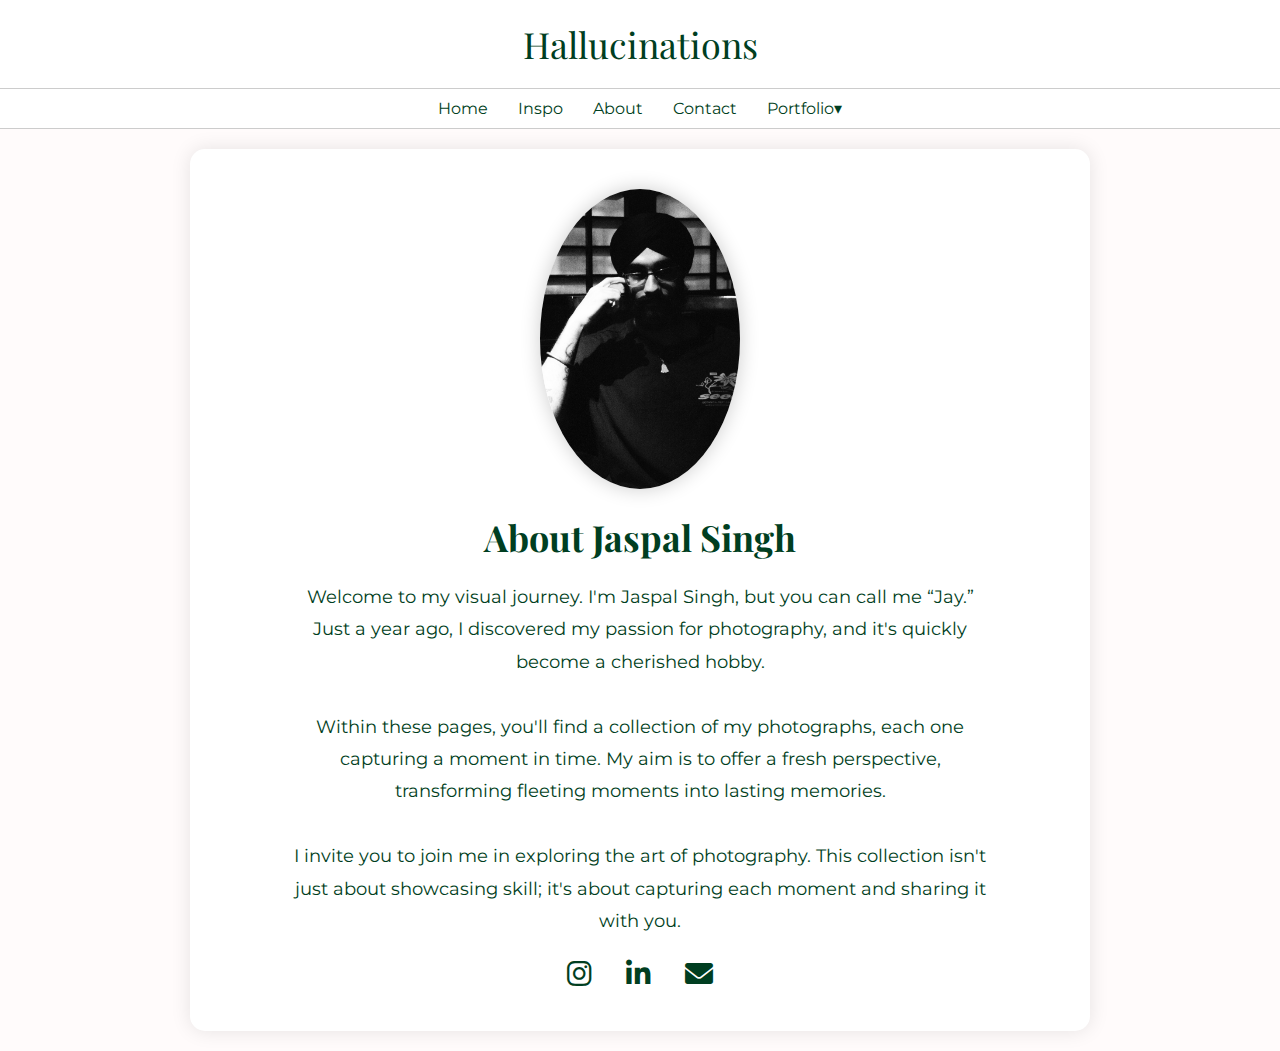
<file: about.html>
<!DOCTYPE html>
<html lang="en">
<head>
    <meta charset="UTF-8">
    <meta name="viewport" content="width=device-width, initial-scale=1.0">
    <title>About - Jaspal Singh</title>
    <link rel="stylesheet" href="style.css"/>
    <link rel="stylesheet" href="https://cdnjs.cloudflare.com/ajax/libs/font-awesome/6.0.0-beta3/css/all.min.css">
    <link href="https://fonts.googleapis.com/css2?family=Montserrat:wght@400;700&family=Playfair+Display:wght@400;700&display=swap" rel="stylesheet">
</head>
<body>
    <header>
        <div class="logo">Hallucinations</div>
    </header>
    <nav>
        <ul class="nav-items">
            <li><a href="index.html">Home</a></li>
            <li><a href="Inspo.html">Inspo</a></li>
            <li><a href="about.html">About</a></li>
            <li><a href="Contact.html">Contact</a></li>
            <li class="dropdown">
                <a href="#" class="dropbtn">Portfolio<span class="arrow">&#9662;</span></a>
                <ul class="dropdown-content">
                    <li><a href="fashion.html">Fashion</a></li>
                    <li><a href="concert.html">Concert</a></li>
                    <li><a href="portrait.html">Portrait</a></li>
                </ul>
            </li>
        </ul>
    </nav>
    <section class="about">
        <div class="about-container">
            <div class="about-image">
                <img src="images/About.jpg" alt="Jaspal Singh">
            </div>
            <div class="about-text">
                <h1>About Jaspal Singh</h1>
                <p>
                    Welcome to my visual journey. I'm Jaspal Singh, but you can call me “Jay.” Just a year ago, I discovered my passion for photography, and it's quickly become a cherished hobby. <br><br>
                    Within these pages, you'll find a collection of my photographs, each one capturing a moment in time. My aim is to offer a fresh perspective, transforming fleeting moments into lasting memories.<br><br>
                    I invite you to join me in exploring the art of photography. This collection isn't just about showcasing skill; it's about capturing each moment and sharing it with you.  </p>
                    <div class="social-links">
                        <a href="https://www.instagram.com/extra4jay" target="_blank"><i class="fab fa-instagram"></i></a>
                        <a href="https://www.linkedin.com/in/jaspal-720-kahlon" target="_blank"><i class="fab fa-linkedin-in"></i></a>
                        <a href="mailto:jaspalkahlon720.com"><i class="fas fa-envelope"></i></a>
                    </div>
                
            </div>
        </div>
    </section>
</body>
</html>
</file>
<file: style.css>
* {
    box-sizing: border-box;
    margin: 0;
    padding: 0;
    font-family: 'Montserrat', sans-serif;
}

body {
    background-color: #fffbfb; /* Light grey background */
    color: #003e21;
    display: flex;
    flex-direction: column;
    align-items: center; /* Center all content */
}


/* video */
.video-overlay {
    position: fixed; /* Make it fixed */
    top: 0;
    left: 0;
    width: 100%;
    height: 100%;
    display: flex;
    justify-content: center;
    align-items: center;
    background: #000;
    z-index: 10000;
    transition: opacity 1s ease;
}

#hero-video {
    position: absolute;
    top: 50%;
    left: 50%;
    width: 100%;
    height: 100%;
    object-fit: cover;
    transform: translate(-50%, -50%);
    z-index: -1; /* Place the video behind the text */
}

.overlay-content {
    position: absolute;
    top: 50%;
    left: 50%;
    transform: translate(-50%, -50%);
    text-align: center;
    color: #fff;
    z-index: 1;
}





/* back to homepage */

header {
    background-color: #fff; /* White background for header */
    text-align: center;
    padding: 20px 0;
    border-bottom: 1px solid #ccc; /* Subtle border at the bottom */
    width: 100%;
}

.logo {
    font-family: 'Playfair Display', serif;
    font-size: 36px;
    color: #003e21;
}

nav {
    background-color: #fff; /* White background for nav */
    padding: 10px 0;
    border-bottom: 1px solid #ccc; /* Subtle border at the bottom */
    width: 100%;
    z-index: 1000; /* the nav bar is above other elements */
    position: relative; /* Position relative to set the stacking context */
}

.nav-items {
    list-style-type: none;
    display: flex;
    justify-content: center; /* Center the nav items */
    margin: 0;
    padding: 0;
}

.nav-items li {
    position: relative;
    margin: 0 15px; /* Space between nav items */
}

.nav-items a {
    text-decoration: none;
    color: #003e21;
    font-size: 16px;
    transition: color 0.3s;
}

.nav-items a:hover {
    color: #dcbb57;
}

.dropdown {
    position: relative;
    display: inline-block;
}

.dropbtn {
    cursor: pointer;
    color: #003e21;
    font-size: 16px;
    border: none;
    outline: none;
    background-color: inherit;
    font-family: inherit;
    margin: 0;
    padding: 0;
}

.dropdown-content {
    display: none;
    position: absolute;
    background-color: white;
    min-width: 160px;
    box-shadow: 0px 8px 16px 0px rgba(0,0,0,0.2);
    z-index: 1001; /* the dropdown is above the carousel */
    text-align: center; /* Center text */
    border-radius: 10px; /* Rounded corners */
    overflow: hidden; /* contents are contained within the rounded corners */
}

.dropdown-content li {
    list-style-type: none; /* Remove bullet points */
    padding: 12px 16px;
}

.dropdown-content li a {
    color: #003e21;
    text-decoration: none;
    display: block;
    transition: background-color 0.3s ease;
}

.dropdown-content li a:hover {
    background-color: #f1f1f1; /* Light grey background on hover */
}

.dropdown:hover .dropdown-content {
    display: block;
}


/* hero text */

.hero-section {
    position: relative;
    width: 100%; /*  the hero section takes full width */
    height: 100vh; /*  the hero section takes full height of the viewport */
    display: flex;
    justify-content: center;
    align-items: center;
    background: linear-gradient(#fffbfb); /* Your background color or gradient */
    margin: 0; /* Remove margins to full height */
}

@keyframes fadeInUp {
    from {
        opacity: 0;
        transform: translateY(20px);
    }
    to {
        opacity: 1;
        transform: translateY(0);
    }
}


.hero-text {
    text-align: center;
    color: #003e21;
    padding: 20px; /* Adjusted padding */
    animation: fadeInUp 1s ease-out; /* Apply animation */
}

.hero-title {
    font-family: 'Playfair Display', serif;
    font-size: 5em;
    font-weight: 700;
    margin-bottom: 10px;
    letter-spacing: 0.05em;
    text-transform: uppercase;
}

.hero-description {
    font-family: 'Montserrat', sans-serif;
    font-size: 2em;
    font-weight: 400;
    max-width: 600px;
    margin: 0 auto;
}

.content {
    padding: 20px;
    background-color: #fffbfb; /* Light grey background */
}

.scroll-down {
    margin-top: 20px;
    padding: 10px 20px;
    font-size: 1em;
    color: #fff;
    background-color: #003e21;
    border: none;
    cursor: pointer;
    transition: background-color 0.3s ease;
}

.scroll-down:hover {
    background-color: #dcbb57;
}



.grid-container {
    display: grid;
    grid-template-columns: repeat(4, 1fr); /* 4 pictures per row */
    gap: 5px; /* Smaller gap between images */
    padding: 10px;
}

.grid-item {
    position: relative;
    overflow: hidden;
    background-color: #000;
}

.grid-item img {
    width: 100%;
    height: 400px; /* Fixed height for uniform size */
    object-fit: cover; /*image covers the container */
}

.grid-item:hover img {
    transform: scale(1.15);
    transition: transform 0.3s ease;
}

.grid-item a {
    display: block;
    color: transparent;
}

.grid-item a:focus img,
.grid-item a:hover img {
    transform: scale(1.1);
}


/* drop down content for portfolio */


.dropdown-content {
    display: none;
    position: absolute;
    background-color: white;
    min-width: 160px;
    box-shadow: 0px 8px 16px 0px rgba(0,0,0,0.2);
    z-index: 1001; /* dropdown is above the carousel */
    text-align: center; /* Center text */
}


.dropdown-content a {
    color: #003e21;
    padding: 12px 16px;
    text-decoration: none;
    display: block;
}

.dropdown:hover .dropdown-content {
    display: block;
}


/* list */

.list-section {
    padding: 10px 20px;
    max-width: 1000px;
    margin-bottom: 100px;
    text-align: center;
}

.list-title {
    font-family: 'Playfair Display', serif;
    font-size: 36px;
    color: #003e21;
    margin-bottom: 30px;
}

.card-list {
    display: flex;
    flex-wrap: wrap;
    justify-content: center;
    gap: 40px;
}

.card {
    background-color: #fff;
    border-radius: 10px;
    box-shadow: 0 2px 10px rgba(0,0,0,0.1);
    overflow: hidden;
    transition: transform 0.3s ease;
    flex: 0 1 calc(25% - 20px); /* 4 cards per row, adjust as needed */
    margin-bottom: 50px;
}

.card:hover {
    transform: translateY(-10px);
}

.card-content {
    padding: 20px;
    text-align: left;
}

.card-content h3 {
    font-family: 'Playfair Display', serif;
    font-size: 24px;
    color: #003e21;
    margin-bottom: 10px;
}

.card-content p {
    font-family: 'Montserrat', sans-serif;
    font-size: 16px;
    color: #555;
    line-height: 1.6;
}



/* For my drop down menu sections */

.carousel {
    margin-top: 50px;
    background-color: rgba(0, 0, 0, 0.8); /* Dark semi-transparent background */
    width: 80%; /* Slightly wider for a more dramatic look */
    max-width: 800px; /* Increase maximum width */
    border-radius: 10px; /* Rounded corners */
    overflow: hidden; /* contents are contained within the rounded corners */
    margin-left: auto;
    margin-right: auto; /* Center the carousel */
    box-shadow: 0 0 20px rgba(0, 0, 0, 0.5); /* Add a shadow for depth */
    margin-bottom: 100px;
}

.carousel-item img {
    height: 80vh; /* Increase height for larger images */
    object-fit: cover; /*  the whole image is visible */
    transition: transform 0.5s ease; /* Smooth transform transition */
}

.carousel-item a {
    display: block;
    color: transparent;
}

.carousel-item a:focus img,
.carousel-item a:hover img {
    transform: scale(1.05); /* Slightly enlarge the image on hover */
}

.carousel-control-prev-icon,
.carousel-control-next-icon {
    background-color: rgba(0, 0, 0, 0.5); /* Darker controls */
    border-radius: 50%; /* Circular controls */
    padding: 10px; /* Increase padding for a larger click area */
}

.carousel-indicators li {
    background-color: #dcbb57; /* Custom color for indicators */
}

.carousel-indicators .active {
    background-color: #ffdd57; /* Custom color for active indicator */
}


/* About page */

.about {
    background-color: #fff;
    width: 90%;
    max-width: 900px;
    padding: 40px;
    margin: 20px auto; /* Center align the section */
    box-shadow: 0 0 20px rgba(0,0,0,0.1); /* Slightly larger shadow */
    display: flex;
    flex-direction: column;
    align-items: center;
    border-radius: 15px; /* More rounded corners */
    transition: transform 0.3s ease, box-shadow 0.3s ease; /* Smooth transition */
}

.about:hover {
    transform: translateY(-10px); /* Slight lift on hover */
    box-shadow: 0 0 30px rgba(0,0,0,0.2); /* Enhanced shadow on hover */
}

.about-container {
    display: flex;
    flex-direction: column;
    align-items: center;
    text-align: center;
}

.about-image {
    margin-bottom: 20px;
}

.about-image img {
    max-width: 200px;
    border-radius: 50%;
    box-shadow: 0 0 20px rgba(0,0,0,0.2); /* Enhanced shadow */
    transition: transform 0.3s ease; /* Smooth transition */
}

.about-image img:hover {
    transform: scale(1.1); /* Slight zoom on hover */
}

.about-text {
    max-width: 700px;
    text-align: center; /* Center the text */
}

.about-text h1 {
    font-family: 'Playfair Display', serif;
    font-size: 36px; /* Slightly larger font */
    margin-bottom: 20px;
    color: #003e21; /* Green color */
}

.about-text p {
    font-size: 18px; /* Slightly larger font */
    line-height: 1.8; /* Increased line-height for readability */
    color: #003e21; /* Green color */
}

.social-links {
    margin-top: 20px;
}

.social-links a {
    color: #003e21;
    font-size: 28px; /* Slightly larger icons */
    margin: 0 15px; /* More space between icons */
    transition: color 0.3s, transform 0.3s; /* Smooth transition */
}

.social-links a:hover {
    color: #dcbb57;
    transform: scale(1.2); /* Slight zoom on hover */
}





/* Contact Page Styles */
.contact {
    padding: 50px 20px;
    max-width: 600px;
    margin: 50px auto; /* Added some top margin for spacing */
    text-align: center;
    background-color: #fff; /* White background */
    border-radius: 15px; /* More rounded corners */
    box-shadow: 0 4px 15px rgba(0,0,0,0.1); /* Slightly larger shadow */
    transition: transform 0.3s ease, box-shadow 0.3s ease; /* Smooth transition */
}

.contact:hover {
    transform: translateY(-10px); /* Slight lift on hover */
    box-shadow: 0 8px 25px rgba(0,0,0,0.2); /* Enhanced shadow on hover */
}

.contact h1 {
    font-family: 'Playfair Display', serif;
    font-size: 36px;
    margin-bottom: 20px;
    color: #003e21;
}

.contact form {
    display: flex;
    flex-direction: column;
    gap: 15px; /* Add some space between form elements */
}

.contact label {
    font-family: 'Montserrat', sans-serif;
    font-size: 16px;
    color: #003e21;
    margin-bottom: 5px; /* Reduce margin */
    text-align: left;
}

.contact input,
.contact textarea {
    font-family: 'Montserrat', sans-serif;
    font-size: 16px;
    padding: 10px;
    margin-bottom: 10px; /* Reduce margin */
    border: 1px solid #ccc;
    border-radius: 5px;
    width: 100%;
    transition: border-color 0.3s ease; /* Smooth transition for border color */
}

.contact input:focus,
.contact textarea:focus {
    border-color: #003e21; /* Green border on focus */
    outline: none; /* Remove default outline */
}

.contact button {
    font-family: 'Montserrat', sans-serif;
    font-size: 16px;
    padding: 10px 20px;
    border: none;
    border-radius: 5px;
    background-color: #003e21; /* Green background */
    color: #fff;
    cursor: pointer;
    transition: background-color 0.3s ease, transform 0.3s ease; /* Smooth transition */
}

.contact button:hover {
    background-color: #002d1b; /* Darker green on hover */
    transform: scale(1.05); /* Slight zoom on hover */
}



/* Inspo page */
.inspiration {
    display: flex;
    justify-content: center;
    align-items: center;
    height: 50vh;
    background-color: #fff;
    text-align: center;
    overflow: hidden;
}

.inspiration h1 {
    font-family: 'Playfair Display', serif;
    font-size: 10vw;
    font-weight: 300;
    color: #003e21;
    letter-spacing: -0.05em;
    line-height: 1;
    text-transform: uppercase;
    position: relative;
    animation: moveText 10s infinite linear;
}




@keyframes moveText {
    0% {
        transform: translateX(100%);
    }
    100% {
        transform: translateX(-100%);
    }
}


.fashion-heading {
    text-align: center;
    padding: 50px 20px;
    background-color: #fff;
    border-bottom: 1px solid #ccc;
    margin-bottom: 20px;
}

.fashion-heading h1 {
    font-family: 'Playfair Display', serif;
    font-size: 48px;
    color: #003e21;
    margin-bottom: 20px;
}

.fashion-heading p {
    font-family: 'Montserrat', sans-serif;
    font-size: 18px;
    color: #555;
}
</file>
